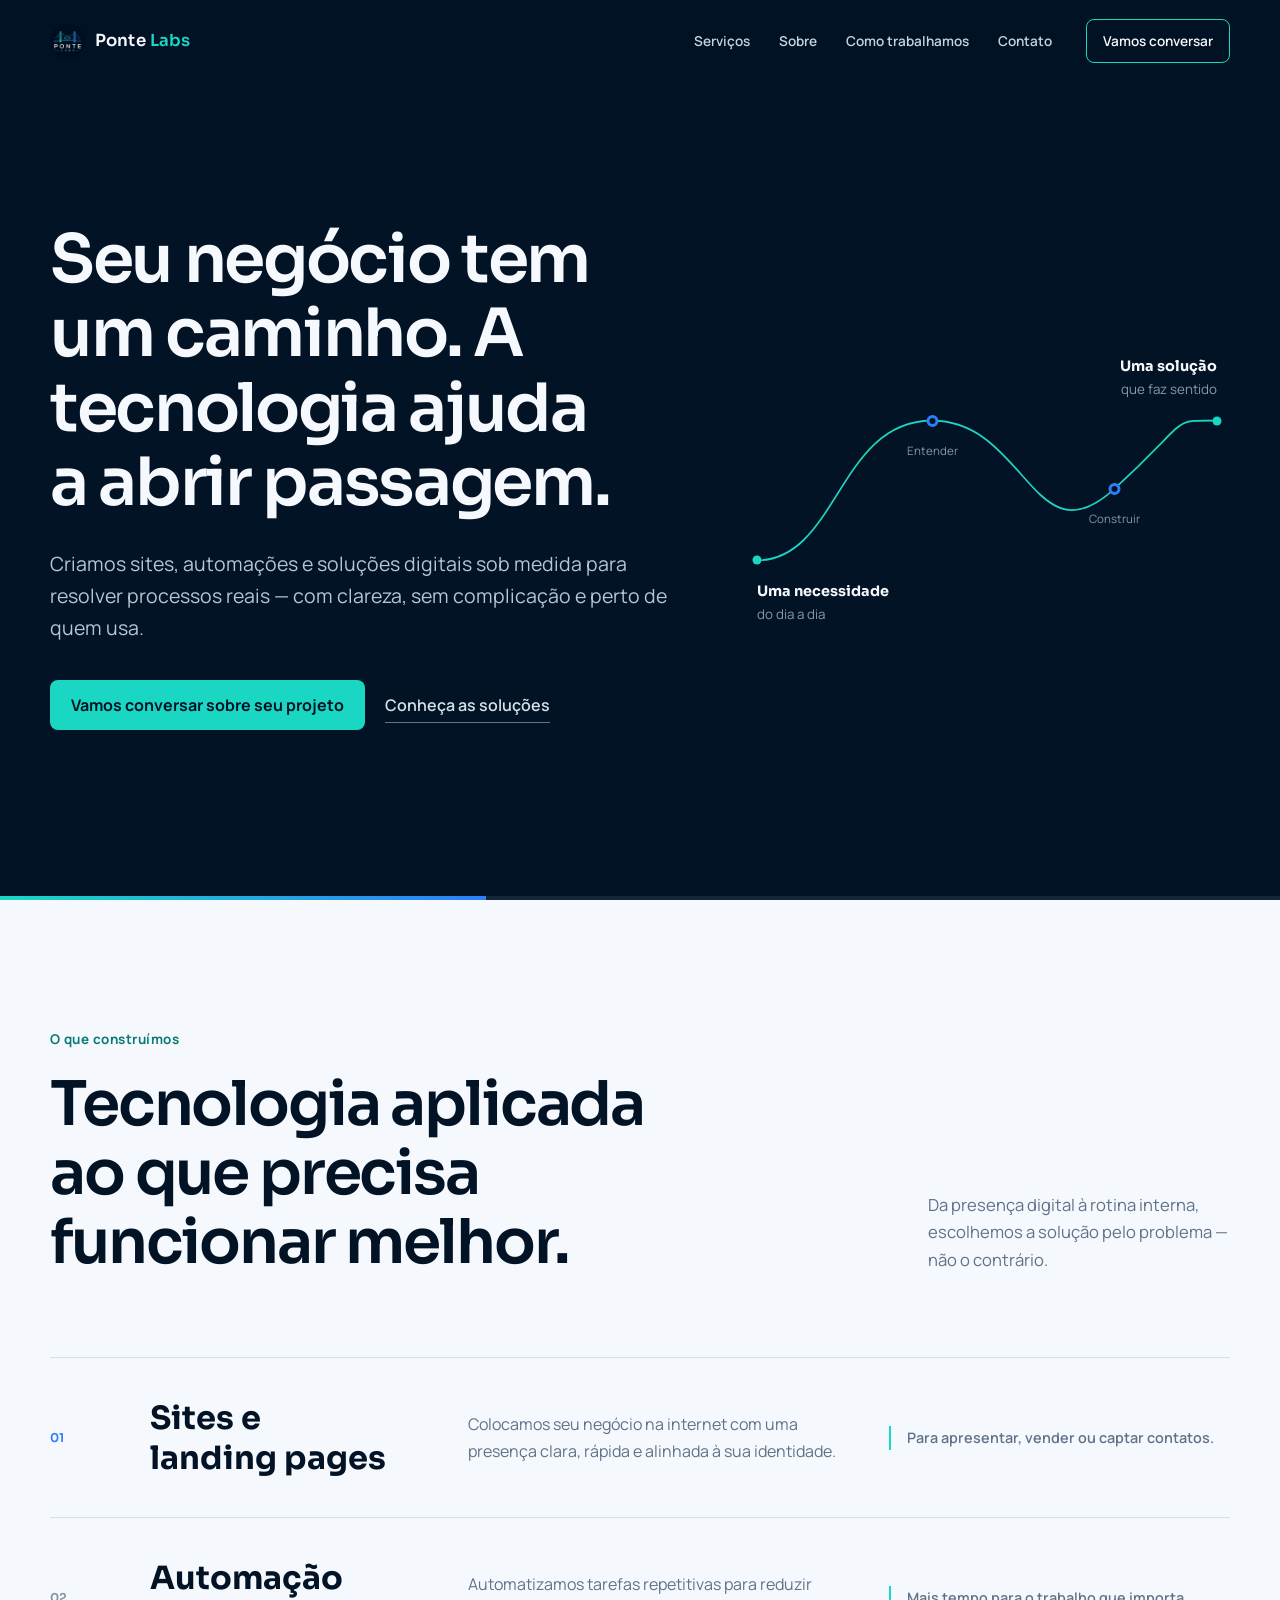
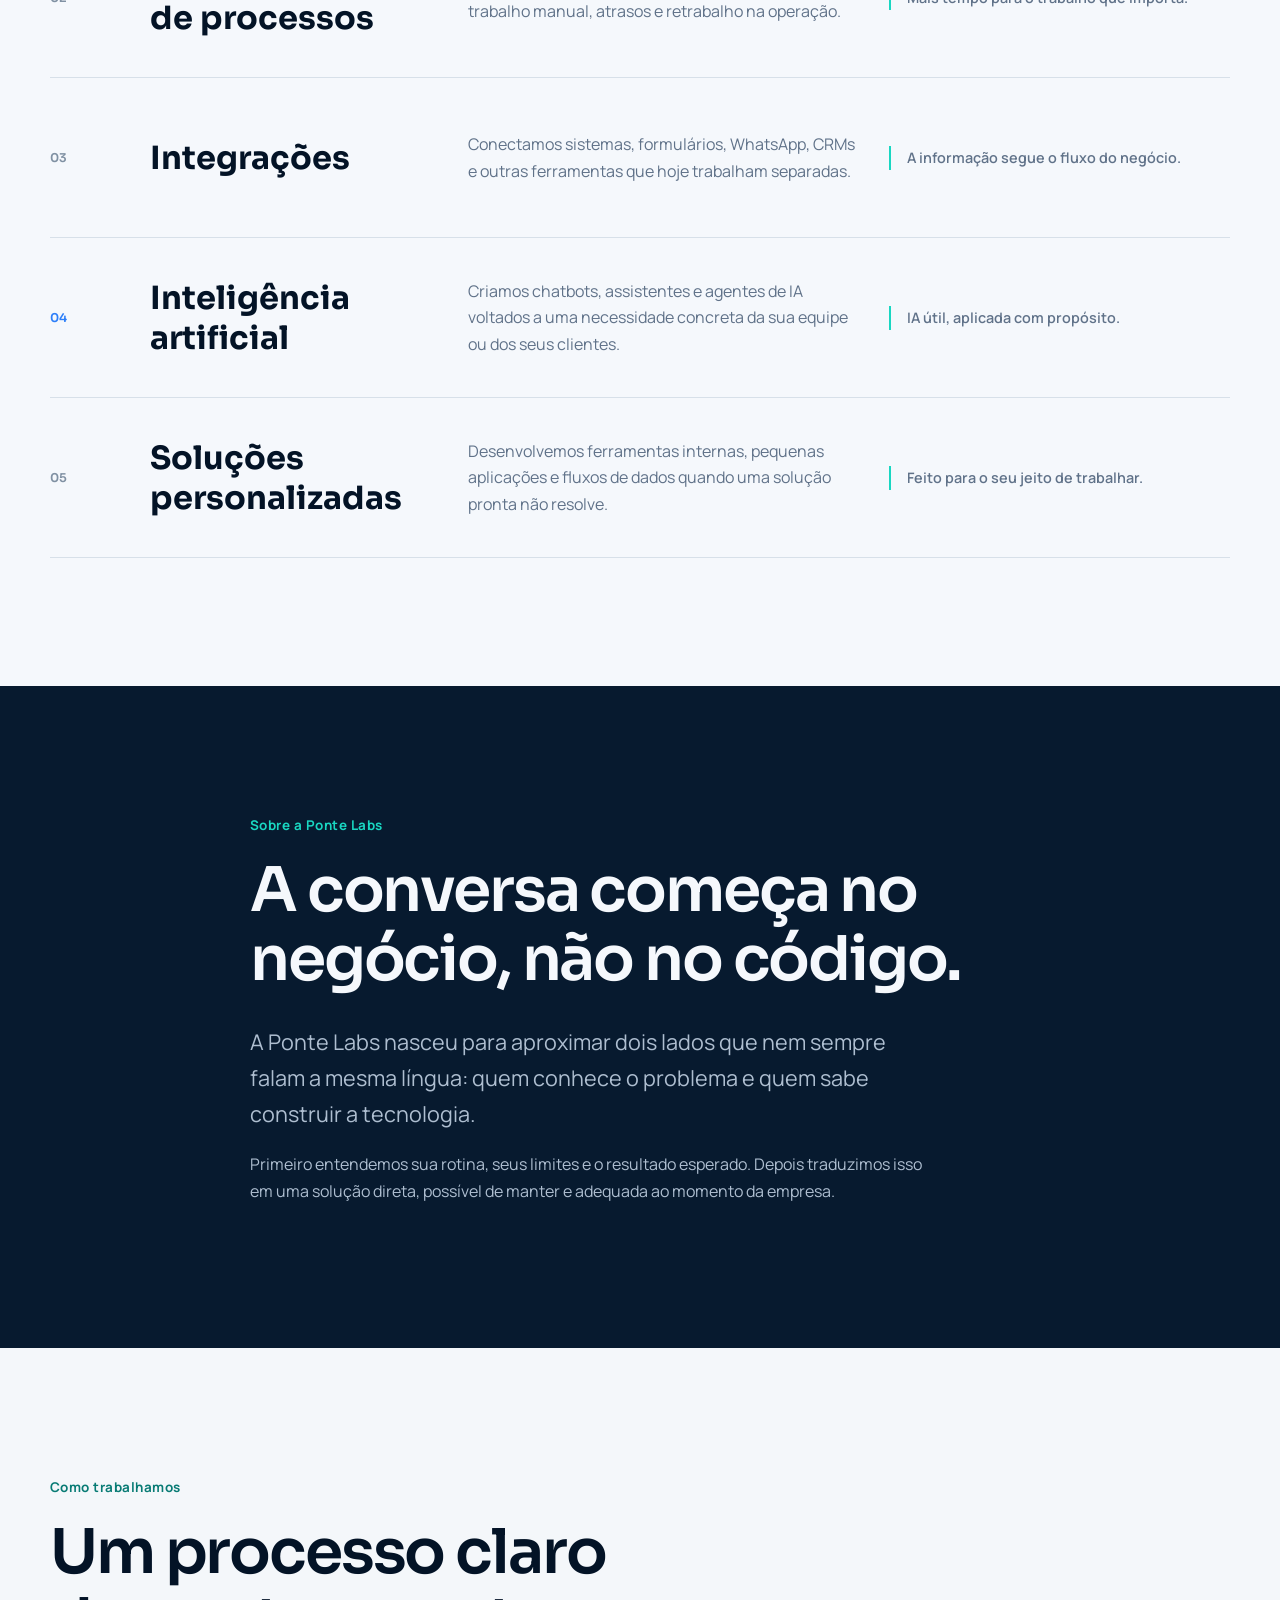
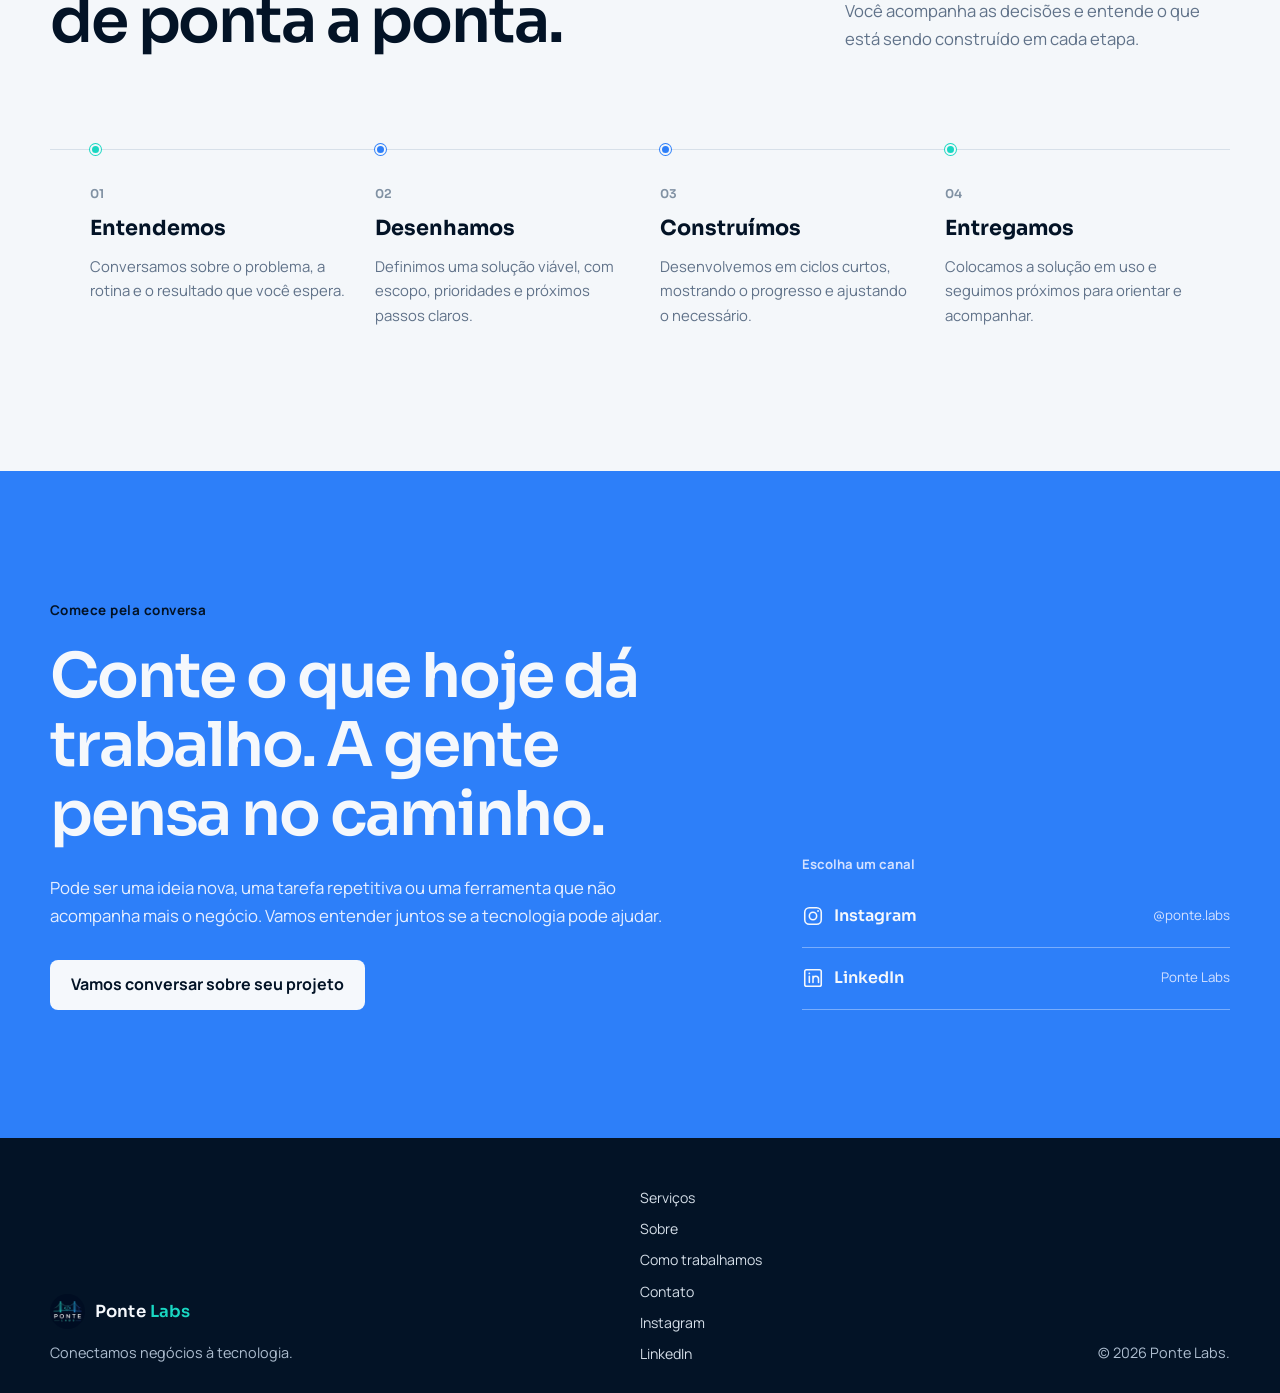
<file: index.html>
<!doctype html>
<html lang="pt-BR">
  <head>
    <meta charset="UTF-8" />
    <meta name="viewport" content="width=device-width, initial-scale=1" />
    <title>Ponte Labs | Sites, automações, integrações e IA</title>
    <meta
      name="description"
      content="A Ponte Labs cria sites, automações, integrações e soluções com IA para conectar as necessidades do seu negócio à tecnologia."
    />
    <meta name="robots" content="index, follow, max-image-preview:large" />
    <meta name="theme-color" content="#031326" />
    <meta property="og:type" content="website" />
    <meta property="og:locale" content="pt_BR" />
    <meta property="og:site_name" content="Ponte Labs" />
    <meta property="og:title" content="Ponte Labs | Sites, automações, integrações e IA" />
    <meta
      property="og:description"
      content="Conectamos negócios à tecnologia com sites, automações, integrações e soluções sob medida."
    />
    <meta property="og:url" content="https://www.pontelabs.com.br/" />
    <meta property="og:image" content="https://www.pontelabs.com.br/assets/og-image.png" />
    <meta property="og:image:width" content="1200" />
    <meta property="og:image:height" content="630" />
    <meta property="og:image:alt" content="Ponte Labs — Conectamos negócios à tecnologia." />
    <meta name="twitter:card" content="summary_large_image" />
    <meta name="twitter:title" content="Ponte Labs | Sites, automações, integrações e IA" />
    <meta
      name="twitter:description"
      content="Conectamos negócios à tecnologia com sites, automações, integrações e soluções sob medida."
    />
    <meta name="twitter:image" content="https://www.pontelabs.com.br/assets/og-image.png" />
    <meta name="twitter:image:alt" content="Ponte Labs — Conectamos negócios à tecnologia." />
    <link rel="canonical" href="https://www.pontelabs.com.br/" />
    <link rel="icon" type="image/png" sizes="32x32" href="assets/favicon-32.png" />
    <link rel="apple-touch-icon" sizes="180x180" href="assets/apple-touch-icon.png" />
    <link rel="manifest" href="site.webmanifest" />
    <link rel="preconnect" href="https://fonts.googleapis.com" />
    <link rel="preconnect" href="https://fonts.gstatic.com" crossorigin />
    <link
      href="https://fonts.googleapis.com/css2?family=Manrope:wght@400;500;600;700&family=Sora:wght@500;600;700&display=swap"
      rel="stylesheet"
    />
    <link rel="stylesheet" href="styles.css" />
    <script type="application/ld+json">
      {
        "@context": "https://schema.org",
        "@graph": [
          {
            "@type": "Organization",
            "@id": "https://www.pontelabs.com.br/#organization",
            "name": "Ponte Labs",
            "url": "https://www.pontelabs.com.br/",
            "logo": {
              "@type": "ImageObject",
              "url": "https://www.pontelabs.com.br/logo_ponte_labs.png",
              "width": 1254,
              "height": 1254
            },
            "description": "Empresa de tecnologia que cria sites, automações, integrações e soluções com inteligência artificial para negócios.",
            "sameAs": [
              "https://www.instagram.com/ponte.labs/",
              "https://www.linkedin.com/company/ponte-labs/"
            ]
          },
          {
            "@type": "WebSite",
            "@id": "https://www.pontelabs.com.br/#website",
            "url": "https://www.pontelabs.com.br/",
            "name": "Ponte Labs",
            "inLanguage": "pt-BR",
            "publisher": {
              "@id": "https://www.pontelabs.com.br/#organization"
            }
          }
        ]
      }
    </script>
    <!-- Google tag (gtag.js) -->
    <script async src="https://www.googletagmanager.com/gtag/js?id=G-STPX64CN4C"></script>
    <script>
      window.dataLayer = window.dataLayer || [];
      window.gtag = function () {
        window.dataLayer.push(arguments);
      };
      window.gtag("js", new Date());
      window.gtag("config", "G-STPX64CN4C");
    </script>
    <script src="script.js" defer></script>
  </head>
  <body>
    <a class="skip-link" href="#conteudo">Pular para o conteúdo</a>

    <header class="site-header" data-header>
      <div class="container nav-wrap">
        <a class="brand" href="#inicio" aria-label="Ponte Labs — página inicial">
          <img src="assets/logo-nav.webp" alt="" width="160" height="160" fetchpriority="high" />
          <span>Ponte <b>Labs</b></span>
        </a>

        <button
          class="menu-toggle"
          type="button"
          aria-expanded="false"
          aria-controls="menu-principal"
          aria-label="Abrir menu"
          data-menu-toggle
        >
          <span></span><span></span>
        </button>

        <nav id="menu-principal" class="main-nav" aria-label="Navegação principal" data-menu>
          <a href="#servicos">Serviços</a>
          <a href="#sobre">Sobre</a>
          <a href="#processo">Como trabalhamos</a>
          <a href="#contato">Contato</a>
          <a class="nav-cta" href="#contato" data-analytics-event="cta_click" data-analytics-location="navbar">Vamos conversar</a>
        </nav>
      </div>
    </header>

    <main id="conteudo">
      <section class="hero" id="inicio" aria-labelledby="hero-title">
        <div class="hero-grid container">
          <div class="hero-copy">
            <h1 id="hero-title">Seu negócio tem um caminho. A tecnologia ajuda a abrir passagem.</h1>
            <p class="hero-intro">
              Criamos sites, automações e soluções digitais sob medida para resolver processos reais — com clareza, sem complicação e perto de quem usa.
            </p>
            <div class="hero-actions">
              <a class="button button-primary" href="#contato" data-analytics-event="cta_click" data-analytics-location="hero">Vamos conversar sobre seu projeto</a>
              <a class="text-link" href="#servicos">Conheça as soluções</a>
            </div>
          </div>

          <div class="connection-map" aria-label="Da necessidade à solução, conectadas pela Ponte Labs" role="img">
            <div class="map-label map-label-start">
              <span class="map-dot"></span>
              <strong>Uma necessidade</strong>
              <small>do dia a dia</small>
            </div>
            <svg viewBox="0 0 620 280" aria-hidden="true" preserveAspectRatio="none">
              <path class="map-path map-path-muted" d="M16 221 C120 221 120 58 240 58 S370 223 472 138 S541 58 604 58" />
              <path class="map-path map-path-active" pathLength="1" d="M16 221 C120 221 120 58 240 58 S370 223 472 138 S541 58 604 58" />
            </svg>
            <div class="map-station station-one">Entender</div>
            <div class="map-station station-two">Construir</div>
            <div class="map-label map-label-end">
              <span class="map-dot"></span>
              <strong>Uma solução</strong>
              <small>que faz sentido</small>
            </div>
          </div>
        </div>
        <div class="hero-rule" aria-hidden="true"><span></span></div>
      </section>

      <section class="section services" id="servicos" aria-labelledby="services-title">
        <div class="container section-heading">
          <p class="section-index">O que construímos</p>
          <h2 id="services-title">Tecnologia aplicada ao que precisa funcionar melhor.</h2>
          <p>Da presença digital à rotina interna, escolhemos a solução pelo problema — não o contrário.</p>
        </div>

        <div class="container service-list">
          <article class="service service-featured">
            <div class="service-number" aria-hidden="true">01</div>
            <div class="service-content">
              <h3>Sites e landing pages</h3>
              <p>Colocamos seu negócio na internet com uma presença clara, rápida e alinhada à sua identidade.</p>
            </div>
            <p class="service-result">Para apresentar, vender ou captar contatos.</p>
          </article>

          <article class="service">
            <div class="service-number" aria-hidden="true">02</div>
            <div class="service-content">
              <h3>Automação de processos</h3>
              <p>Automatizamos tarefas repetitivas para reduzir trabalho manual, atrasos e retrabalho na operação.</p>
            </div>
            <p class="service-result">Mais tempo para o trabalho que importa.</p>
          </article>

          <article class="service">
            <div class="service-number" aria-hidden="true">03</div>
            <div class="service-content">
              <h3>Integrações</h3>
              <p>Conectamos sistemas, formulários, WhatsApp, CRMs e outras ferramentas que hoje trabalham separadas.</p>
            </div>
            <p class="service-result">A informação segue o fluxo do negócio.</p>
          </article>

          <article class="service service-featured">
            <div class="service-number" aria-hidden="true">04</div>
            <div class="service-content">
              <h3>Inteligência artificial</h3>
              <p>Criamos chatbots, assistentes e agentes de IA voltados a uma necessidade concreta da sua equipe ou dos seus clientes.</p>
            </div>
            <p class="service-result">IA útil, aplicada com propósito.</p>
          </article>

          <article class="service">
            <div class="service-number" aria-hidden="true">05</div>
            <div class="service-content">
              <h3>Soluções personalizadas</h3>
              <p>Desenvolvemos ferramentas internas, pequenas aplicações e fluxos de dados quando uma solução pronta não resolve.</p>
            </div>
            <p class="service-result">Feito para o seu jeito de trabalhar.</p>
          </article>
        </div>
      </section>

      <section class="section about" id="sobre" aria-labelledby="about-title">
        <div class="container about-grid">
          <div class="about-copy">
            <p class="section-index">Sobre a Ponte Labs</p>
            <h2 id="about-title">A conversa começa no negócio, não no código.</h2>
            <p class="about-lead">
              A Ponte Labs nasceu para aproximar dois lados que nem sempre falam a mesma língua: quem conhece o problema e quem sabe construir a tecnologia.
            </p>
            <p>
              Primeiro entendemos sua rotina, seus limites e o resultado esperado. Depois traduzimos isso em uma solução direta, possível de manter e adequada ao momento da empresa.
            </p>
          </div>
        </div>
      </section>

      <section class="section process" id="processo" aria-labelledby="process-title">
        <div class="container process-intro">
          <p class="section-index">Como trabalhamos</p>
          <h2 id="process-title">Um processo claro de ponta a ponta.</h2>
          <p>Você acompanha as decisões e entende o que está sendo construído em cada etapa.</p>
        </div>

        <ol class="container process-track">
          <li>
            <span class="process-dot" aria-hidden="true"></span>
            <span class="process-step">01</span>
            <h3>Entendemos</h3>
            <p>Conversamos sobre o problema, a rotina e o resultado que você espera.</p>
          </li>
          <li>
            <span class="process-dot" aria-hidden="true"></span>
            <span class="process-step">02</span>
            <h3>Desenhamos</h3>
            <p>Definimos uma solução viável, com escopo, prioridades e próximos passos claros.</p>
          </li>
          <li>
            <span class="process-dot" aria-hidden="true"></span>
            <span class="process-step">03</span>
            <h3>Construímos</h3>
            <p>Desenvolvemos em ciclos curtos, mostrando o progresso e ajustando o necessário.</p>
          </li>
          <li>
            <span class="process-dot" aria-hidden="true"></span>
            <span class="process-step">04</span>
            <h3>Entregamos</h3>
            <p>Colocamos a solução em uso e seguimos próximos para orientar e acompanhar.</p>
          </li>
        </ol>
      </section>

      <section class="contact" id="contato" aria-labelledby="contact-title">
        <div class="container contact-grid">
          <div class="contact-copy">
            <p class="section-index">Comece pela conversa</p>
            <h2 id="contact-title">Conte o que hoje dá trabalho. A gente pensa no caminho.</h2>
            <p>
              Pode ser uma ideia nova, uma tarefa repetitiva ou uma ferramenta que não acompanha mais o negócio. Vamos entender juntos se a tecnologia pode ajudar.
            </p>
            <a class="button button-light" href="#canais-contato" data-analytics-event="cta_click" data-analytics-location="contato">Vamos conversar sobre seu projeto</a>
          </div>

          <address class="contact-links" id="canais-contato">
            <p>Escolha um canal</p>
            <a class="contact-link" href="https://www.instagram.com/ponte.labs/" target="_blank" rel="noopener noreferrer" data-analytics-event="social_click" data-analytics-location="contato" data-analytics-platform="instagram">
              <span class="contact-channel">
                <svg class="contact-icon" viewBox="0 0 24 24" aria-hidden="true" focusable="false"><rect x="3" y="3" width="18" height="18" rx="5"/><circle cx="12" cy="12" r="4"/><circle cx="17.5" cy="6.5" r="1" fill="currentColor" stroke="none"/></svg>
                Instagram
              </span><small>@ponte.labs</small>
            </a>
            <a class="contact-link" href="https://www.linkedin.com/company/ponte-labs/" target="_blank" rel="noopener noreferrer" data-analytics-event="social_click" data-analytics-location="contato" data-analytics-platform="linkedin">
              <span class="contact-channel">
                <svg class="contact-icon" viewBox="0 0 24 24" aria-hidden="true" focusable="false"><rect x="3" y="3" width="18" height="18" rx="2"/><path d="M8 10v7m4 0v-7m0 3a3 3 0 0 1 6 0v4"/><circle cx="8" cy="7" r="1" fill="currentColor" stroke="none"/></svg>
                LinkedIn
              </span><small>Ponte Labs</small>
            </a>
          </address>
        </div>
      </section>
    </main>

    <footer class="site-footer">
      <div class="container footer-grid">
        <div>
          <a class="brand footer-brand" href="#inicio" aria-label="Ponte Labs — voltar ao início">
            <img src="assets/logo-nav.webp" alt="" width="160" height="160" loading="lazy" />
            <span>Ponte <b>Labs</b></span>
          </a>
          <p>Conectamos negócios à tecnologia.</p>
        </div>
        <nav aria-label="Links do rodapé">
          <a href="#servicos">Serviços</a>
          <a href="#sobre">Sobre</a>
          <a href="#processo">Como trabalhamos</a>
          <a href="#contato">Contato</a>
          <a href="https://www.instagram.com/ponte.labs/" target="_blank" rel="noopener noreferrer" data-analytics-event="social_click" data-analytics-location="rodape" data-analytics-platform="instagram">Instagram</a>
          <a href="https://www.linkedin.com/company/ponte-labs/" target="_blank" rel="noopener noreferrer" data-analytics-event="social_click" data-analytics-location="rodape" data-analytics-platform="linkedin">LinkedIn</a>
        </nav>
        <p class="copyright">© <span data-year></span> Ponte Labs.</p>
      </div>
    </footer>
  </body>
</html>
</file>
<file: styles.css>
:root {
  --navy-950: #031326;
  --navy-900: #071a2f;
  --navy-800: #0b2540;
  --cyan: #19d7c2;
  --cyan-dark: #087b74;
  --blue: #2d7ff9;
  --white: #f5f8fc;
  --ink: #10243a;
  --muted: #607289;
  --line: #d7e0e9;
  --paper: #f4f7fa;
  --max-width: 1180px;
  --radius: 8px;
}

*,
*::before,
*::after {
  box-sizing: border-box;
}

html {
  scroll-behavior: smooth;
  scroll-padding-top: 88px;
}

body {
  margin: 0;
  overflow-x: hidden;
  background: var(--white);
  color: var(--ink);
  font-family: "Manrope", Arial, sans-serif;
  font-size: 1rem;
  line-height: 1.65;
  -webkit-font-smoothing: antialiased;
}

body.menu-open {
  overflow: hidden;
}

img,
svg {
  display: block;
  max-width: 100%;
}

a {
  color: inherit;
}

button,
a {
  -webkit-tap-highlight-color: transparent;
  touch-action: manipulation;
}

h1,
h2,
h3 {
  text-wrap: balance;
}

p {
  text-wrap: pretty;
}

section[id],
address[id] {
  scroll-margin-top: 88px;
}

:focus-visible {
  outline: 3px solid var(--cyan);
  outline-offset: 4px;
}

.skip-link {
  position: fixed;
  z-index: 1000;
  top: 12px;
  left: 12px;
  padding: 10px 16px;
  transform: translateY(-160%);
  background: var(--white);
  color: var(--navy-950);
  font-weight: 700;
}

.skip-link:focus {
  transform: translateY(0);
}

.container {
  width: min(calc(100% - 40px), var(--max-width));
  margin-inline: auto;
}

.site-header {
  position: fixed;
  z-index: 100;
  top: 0;
  width: 100%;
  border-bottom: 1px solid transparent;
  background: rgba(3, 19, 38, 0.9);
  color: var(--white);
  transition: border-color 180ms ease, background-color 180ms ease;
}

.site-header.is-scrolled {
  border-color: rgba(255, 255, 255, 0.12);
  background: rgba(3, 19, 38, 0.97);
}

.nav-wrap {
  display: flex;
  min-height: 72px;
  align-items: center;
  justify-content: space-between;
}

.brand {
  display: inline-flex;
  align-items: center;
  gap: 10px;
  color: var(--white);
  font-family: "Sora", sans-serif;
  font-size: 1.04rem;
  font-weight: 600;
  letter-spacing: 0.01em;
  text-decoration: none;
}

.brand img {
  width: 35px;
  height: 35px;
  border-radius: 50%;
  object-fit: cover;
}

.brand b {
  color: var(--cyan);
  font-weight: 600;
}

.menu-toggle {
  display: grid;
  width: 44px;
  height: 44px;
  place-content: center;
  gap: 7px;
  border: 1px solid rgba(255, 255, 255, 0.22);
  border-radius: var(--radius);
  background: transparent;
  color: var(--white);
  cursor: pointer;
}

.menu-toggle span {
  display: block;
  width: 19px;
  height: 2px;
  background: currentColor;
  transition: transform 180ms ease;
}

.menu-toggle[aria-expanded="true"] span:first-child {
  transform: translateY(4.5px) rotate(45deg);
}

.menu-toggle[aria-expanded="true"] span:last-child {
  transform: translateY(-4.5px) rotate(-45deg);
}

.main-nav {
  position: fixed;
  inset: 72px 0 0;
  display: flex;
  visibility: hidden;
  flex-direction: column;
  gap: 8px;
  padding: 28px 20px;
  transform: translateX(100%);
  background: var(--navy-950);
  overscroll-behavior: contain;
  transition: visibility 220ms, transform 220ms ease;
}

.main-nav.is-open {
  visibility: visible;
  transform: translateX(0);
}

.main-nav a {
  padding: 12px 4px;
  color: #c8d3df;
  font-size: 1.08rem;
  font-weight: 600;
  text-decoration: none;
}

.main-nav a:hover {
  color: var(--white);
}

.main-nav .nav-cta {
  margin-top: 14px;
  padding: 13px 18px;
  border: 1px solid var(--cyan);
  border-radius: var(--radius);
  color: var(--white);
  text-align: center;
}

.hero {
  position: relative;
  overflow: hidden;
  min-height: 100svh;
  padding-top: 72px;
  background: var(--navy-950);
  color: var(--white);
}

.hero-grid {
  display: grid;
  align-content: center;
  min-height: calc(100svh - 72px);
  padding-block: 72px 96px;
}

.hero-grid > *,
.about-grid > *,
.contact-grid > * {
  min-width: 0;
}

.tagline,
.section-index {
  margin: 0 0 20px;
  color: var(--cyan-dark);
  font-size: 0.84rem;
  font-weight: 700;
  letter-spacing: 0.035em;
}

.hero .tagline {
  color: var(--cyan);
}

.hero h1,
.section h2,
.contact h2 {
  margin: 0;
  font-family: "Sora", sans-serif;
  font-weight: 600;
  letter-spacing: -0.035em;
  line-height: 1.12;
}

.hero h1 {
  max-width: 780px;
  font-size: clamp(2.35rem, 9.8vw, 5rem);
}

.hero-intro {
  max-width: 650px;
  margin: 28px 0 0;
  color: #b6c6d6;
  font-size: clamp(1.05rem, 2.6vw, 1.22rem);
}

.hero-actions {
  display: flex;
  flex-direction: column;
  align-items: flex-start;
  gap: 20px;
  margin-top: 36px;
}

.button {
  display: inline-flex;
  min-height: 50px;
  align-items: center;
  justify-content: center;
  padding: 12px 20px;
  border: 1px solid transparent;
  border-radius: var(--radius);
  font-weight: 700;
  line-height: 1.3;
  text-align: center;
  text-decoration: none;
  transition: background-color 160ms ease, color 160ms ease, border-color 160ms ease, transform 160ms ease;
}

.button:hover {
  transform: translateY(-2px);
}

.button-primary {
  background: var(--cyan);
  color: var(--navy-950);
}

.button-primary:hover {
  background: #5ce8d7;
}

.text-link {
  padding-block: 4px;
  border-bottom: 1px solid #5f758c;
  color: #d6e0e9;
  font-weight: 600;
  text-decoration: none;
}

.text-link:hover {
  border-color: var(--cyan);
  color: var(--white);
}

.connection-map {
  --map-top: 70px;
  --map-height: 210px;
  position: relative;
  width: 100%;
  min-width: 0;
  height: 320px;
  margin-top: 68px;
}

.connection-map svg {
  position: absolute;
  inset: var(--map-top) 0 auto;
  width: 100%;
  height: var(--map-height);
  overflow: visible;
}

.map-path {
  fill: none;
  stroke-width: 2;
}

.map-path-muted {
  stroke: rgba(159, 176, 195, 0.23);
}

.map-path-active {
  stroke: var(--cyan);
  stroke-linecap: round;
}

.map-label {
  position: absolute;
  z-index: 2;
  display: grid;
  grid-template-columns: 1fr;
}

.map-label-start {
  top: calc(var(--map-top) + var(--map-height) * 221 / 280 + 20px);
  left: calc(100% * 16 / 620);
}

.map-label-end {
  bottom: calc(100% - var(--map-top) - var(--map-height) * 58 / 280 + 20px);
  right: calc(100% * 16 / 620);
  text-align: right;
}

.map-label strong {
  font-family: "Sora", sans-serif;
  font-size: 0.9rem;
}

.map-label small {
  grid-column: 1;
  color: #8498ad;
}

.map-dot {
  position: absolute;
  width: 9px;
  height: 9px;
  border-radius: 50%;
  background: var(--cyan);
}

.map-label-start .map-dot {
  top: -20px;
  left: 0;
  transform: translate(-50%, -50%);
}

.map-label-end .map-dot {
  bottom: -20px;
  right: 0;
  transform: translate(50%, 50%);
}

.map-station {
  position: absolute;
  transform: translateX(-50%);
  padding-top: 20px;
  color: #8498ad;
  font-size: 0.72rem;
}

.map-station::before {
  position: absolute;
  top: 0;
  left: 50%;
  width: 12px;
  height: 12px;
  transform: translate(-50%, -50%);
  border: 3px solid var(--blue);
  border-radius: 50%;
  background: var(--navy-950);
  content: "";
}

.station-one {
  top: calc(var(--map-top) + var(--map-height) * 58 / 280);
  left: calc(100% * 240 / 620);
}

.station-two {
  top: calc(var(--map-top) + var(--map-height) * 138 / 280);
  left: calc(100% * 472 / 620);
}

.hero-rule {
  position: absolute;
  right: 0;
  bottom: 0;
  left: 0;
  height: 4px;
  background: rgba(255, 255, 255, 0.08);
}

.hero-rule span {
  display: block;
  width: 38%;
  height: 100%;
  background: linear-gradient(90deg, var(--cyan), var(--blue));
}

.section {
  padding-block: 92px;
}

.section-heading {
  display: grid;
  margin-bottom: 60px;
}

.section h2,
.contact h2 {
  max-width: 780px;
  color: var(--navy-950);
  font-size: clamp(2rem, 6.5vw, 3.85rem);
}

.section-heading > p:last-child,
.process-intro > p:last-child {
  max-width: 560px;
  margin: 24px 0 0;
  color: var(--muted);
  font-size: 1.04rem;
}

.service-list {
  border-top: 1px solid var(--line);
}

.service {
  display: grid;
  gap: 16px;
  padding-block: 32px;
  border-bottom: 1px solid var(--line);
}

.service-number,
.process-step {
  color: #8091a3;
  font-family: "Sora", sans-serif;
  font-size: 0.76rem;
  font-weight: 600;
}

.service h3 {
  margin: 0 0 10px;
  color: var(--navy-950);
  font-family: "Sora", sans-serif;
  font-size: clamp(1.35rem, 4vw, 2rem);
  line-height: 1.25;
}

.service p {
  margin: 0;
  color: var(--muted);
}

.service-result {
  padding-left: 16px;
  border-left: 2px solid var(--cyan);
  font-size: 0.9rem;
  font-weight: 600;
}

.about {
  overflow: hidden;
  background: var(--navy-900);
  color: var(--white);
}

.about-grid {
  max-width: 780px;
}

.about-copy .section-index {
  color: var(--cyan);
}

.about-copy h2 {
  color: var(--white);
}

.about-copy > p:not(.section-index) {
  max-width: 690px;
  color: #aebed0;
}

.about-copy .about-lead {
  margin: 30px 0 20px;
  color: #e6edf4;
  font-size: clamp(1.14rem, 2.8vw, 1.35rem);
}

.process {
  background: var(--paper);
}

.process-intro {
  margin-bottom: 62px;
}

.process-track {
  position: relative;
  display: grid;
  gap: 0;
  list-style: none;
}

.process-track::before {
  position: absolute;
  top: 3px;
  bottom: 3px;
  left: 5px;
  width: 1px;
  background: var(--line);
  content: "";
}

.process-track li {
  position: relative;
  padding: 0 0 46px 38px;
}

.process-track li:last-child {
  padding-bottom: 0;
}

.process-dot {
  position: absolute;
  top: 3px;
  left: 0;
  width: 11px;
  height: 11px;
  border: 2px solid var(--paper);
  border-radius: 50%;
  background: var(--blue);
  box-shadow: 0 0 0 1px var(--blue);
}

.process-track li:first-child .process-dot,
.process-track li:last-child .process-dot {
  background: var(--cyan);
  box-shadow: 0 0 0 1px var(--cyan);
}

.process-track h3 {
  margin: 6px 0 8px;
  color: var(--navy-950);
  font-family: "Sora", sans-serif;
  font-size: 1.3rem;
}

.process-track p {
  max-width: 300px;
  margin: 0;
  color: var(--muted);
  font-size: 0.93rem;
}

.contact {
  padding-block: 92px;
  background: var(--blue);
  color: var(--white);
}

.contact-grid {
  display: grid;
  gap: 68px;
}

.contact .section-index {
  color: var(--navy-950);
}

.contact h2 {
  color: var(--white);
}

.contact-copy > p:not(.section-index) {
  max-width: 650px;
  margin: 26px 0 30px;
  color: #e7efff;
  font-size: 1.05rem;
}

.button-light {
  background: var(--white);
  color: var(--navy-950);
}

.button-light:hover {
  background: var(--navy-950);
  color: var(--white);
}

.contact-links {
  margin: 0;
  font-style: normal;
}

.contact-links > p {
  margin: 0 0 10px;
  color: #d3e1ff;
  font-size: 0.82rem;
  font-weight: 700;
}

.contact-link {
  display: flex;
  min-height: 62px;
  align-items: center;
  justify-content: space-between;
  gap: 20px;
  border-bottom: 1px solid rgba(255, 255, 255, 0.36);
}

.contact-link {
  color: var(--white);
  text-decoration: none;
  transition: padding 160ms ease, border-color 160ms ease;
}

.contact-link:hover {
  padding-inline: 7px;
  border-color: var(--white);
}

.contact-link span {
  font-family: "Sora", sans-serif;
  font-weight: 600;
}

.contact-link small {
  color: #d3e1ff;
  text-align: right;
}

.contact-channel {
  display: inline-flex;
  align-items: center;
  gap: 10px;
}

.contact-icon {
  width: 22px;
  height: 22px;
  flex-shrink: 0;
  fill: none;
  stroke: currentColor;
  stroke-width: 1.7;
  stroke-linecap: round;
  stroke-linejoin: round;
}

.site-footer {
  padding-block: 48px 28px;
  background: var(--navy-950);
  color: #aebed0;
}

.footer-grid {
  display: grid;
  gap: 40px;
}

.footer-brand {
  margin-bottom: 12px;
}

.footer-grid p {
  margin: 0;
  font-size: 0.9rem;
}

.footer-grid nav {
  display: grid;
  gap: 8px;
}

.footer-grid nav a {
  width: fit-content;
  color: #d5dee8;
  font-size: 0.88rem;
  text-decoration: none;
}

.footer-grid nav a:hover {
  color: var(--cyan);
}

.copyright {
  padding-top: 22px;
  border-top: 1px solid #263b51;
}

@media (max-width: 639px) {
  .hero-grid,
  .hero-copy,
  .connection-map {
    width: calc(100vw - 40px);
    max-width: calc(100vw - 40px);
  }

  .hero h1 {
    width: 100%;
    font-size: clamp(2.15rem, 10vw, 2.55rem);
  }
}

@media (min-width: 640px) {
  .container {
    width: min(calc(100% - 64px), var(--max-width));
  }

  .hero-actions {
    flex-direction: row;
    align-items: center;
  }

  .service {
    grid-template-columns: 50px minmax(0, 1fr);
  }

  .service-result {
    grid-column: 2;
  }

  .process-track {
    grid-template-columns: repeat(2, 1fr);
    gap: 54px 36px;
  }

  .process-track::before {
    display: none;
  }

  .process-track li {
    padding: 30px 0 0;
    border-top: 1px solid var(--line);
  }

  .process-dot {
    top: -6px;
  }

}

@media (min-width: 900px) {
  .nav-wrap {
    min-height: 82px;
  }

  .menu-toggle {
    display: none;
  }

  .main-nav {
    position: static;
    display: flex;
    visibility: visible;
    flex-direction: row;
    align-items: center;
    gap: 29px;
    padding: 0;
    transform: none;
    background: transparent;
  }

  .main-nav a {
    padding: 8px 0;
    font-size: 0.85rem;
    font-weight: 600;
  }

  .main-nav .nav-cta {
    margin: 0 0 0 5px;
    padding: 10px 16px;
  }

  .hero {
    padding-top: 82px;
  }

  .hero-grid {
    grid-template-columns: minmax(0, 1.12fr) minmax(360px, 0.88fr);
    gap: 76px;
    min-height: calc(100svh - 82px);
    padding-block: 80px 110px;
  }

  .hero-copy {
    align-self: center;
  }

  .hero h1 {
    font-size: clamp(3.6rem, 5.2vw, 5rem);
  }

  .connection-map {
    --map-height: 240px;
    align-self: center;
    height: 350px;
    margin-top: 0;
  }

  .section {
    padding-block: 128px;
  }

  .section-heading {
    grid-template-columns: minmax(0, 1.45fr) minmax(280px, 0.55fr);
    column-gap: 80px;
    align-items: end;
    margin-bottom: 80px;
  }

  .section-heading .section-index {
    grid-column: 1 / -1;
  }

  .section-heading > p:last-child {
    margin: 0 0 4px;
  }

  .service {
    grid-template-columns: 70px minmax(0, 1fr) minmax(230px, 0.48fr);
    align-items: center;
    gap: 30px;
    min-height: 160px;
    padding-block: 30px;
  }

  .service-content {
    display: grid;
    grid-template-columns: minmax(240px, 0.72fr) minmax(300px, 1fr);
    gap: 36px;
    align-items: center;
  }

  .service h3 {
    margin: 0;
  }

  .service-result {
    grid-column: auto;
  }

  .service-featured .service-number {
    color: var(--blue);
  }

  .process-intro {
    display: grid;
    grid-template-columns: minmax(0, 1.3fr) minmax(280px, 0.7fr);
    column-gap: 80px;
    align-items: end;
    margin-bottom: 88px;
  }

  .process-intro .section-index {
    grid-column: 1 / -1;
  }

  .process-intro > p:last-child {
    margin: 0 0 4px;
  }

  .process-track {
    grid-template-columns: repeat(4, 1fr);
    gap: 0;
  }

  .process-track::before {
    display: block;
    top: 5px;
    right: 0;
    bottom: auto;
    left: 0;
    width: auto;
    height: 1px;
  }

  .process-track li {
    padding: 35px 30px 0 0;
    border: 0;
  }

  .process-dot {
    top: 0;
  }

  .contact {
    padding-block: 128px;
  }

  .contact-grid {
    grid-template-columns: minmax(0, 1.2fr) minmax(340px, 0.8fr);
    gap: 110px;
    align-items: end;
  }

  .footer-grid {
    grid-template-columns: 1.5fr 0.7fr 0.8fr;
    align-items: end;
  }

  .copyright {
    padding: 0;
    border: 0;
    text-align: right;
  }
}

@media (prefers-reduced-motion: reduce) {
  html {
    scroll-behavior: auto;
  }

  *,
  *::before,
  *::after {
    scroll-behavior: auto !important;
    transition-duration: 0.01ms !important;
  }
}
</file>
